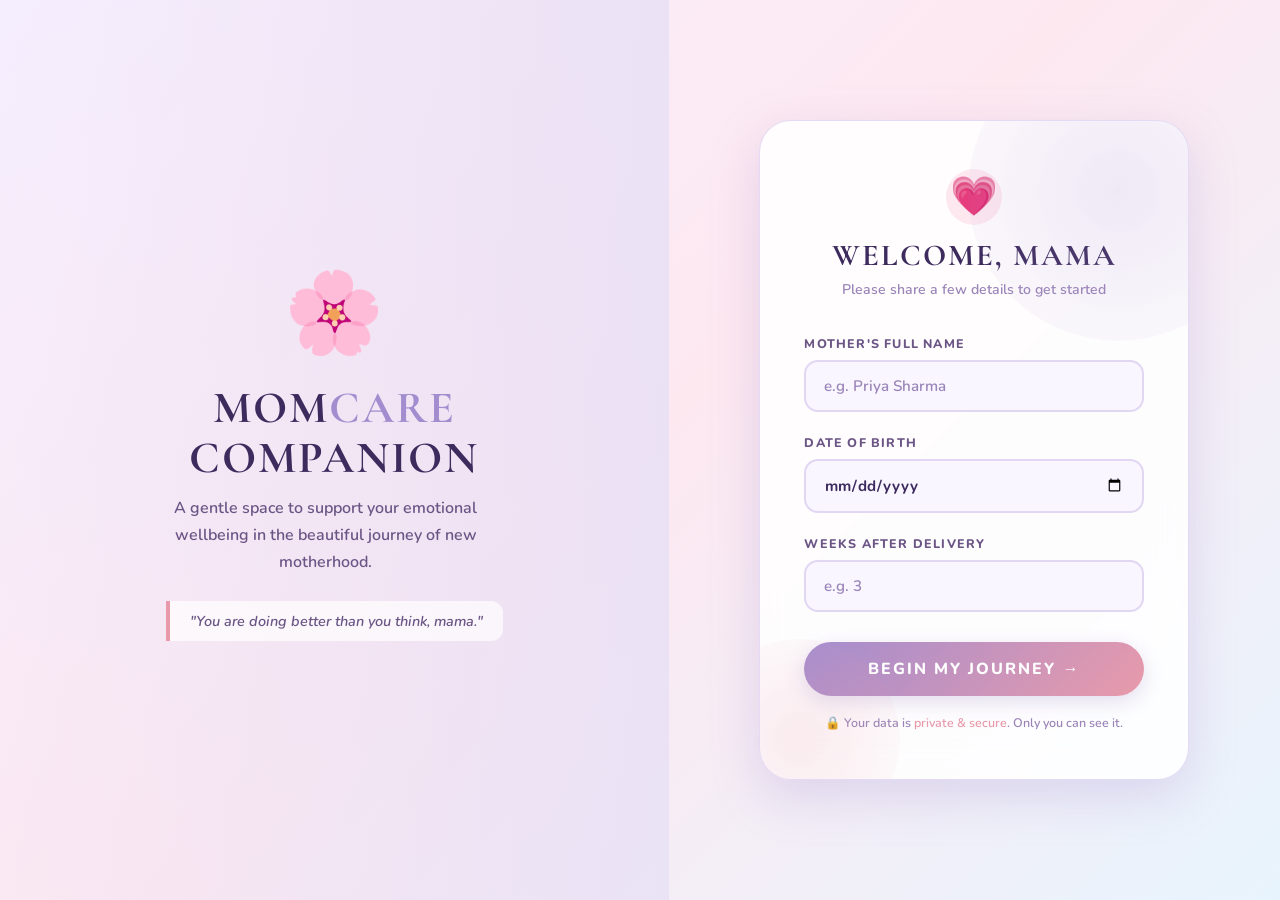
<file: index.html>
<!DOCTYPE html>
<html lang="en">
<head>
<meta charset="UTF-8"/>
<meta name="viewport" content="width=device-width, initial-scale=1.0"/>
<title>MomCare — Login</title>
<link rel="stylesheet" href="style.css"/>
<link rel="preconnect" href="https://fonts.googleapis.com"/>
<link href="https://fonts.googleapis.com/css2?family=Cormorant+Garamond:wght@400;600;700&family=Nunito:wght@400;600;700;800&display=swap" rel="stylesheet"/>
<style>
  :root {
    --lavender: #e8e0f5; --lavender-mid: #c9b8e8; --lavender-deep: #a48dcf;
    --rose: #f5c6d0; --rose-deep: #e89aaa; --blush: #fde8f0;
    --white: #ffffff; --text-dark: #3d2b5e; --text-mid: #6b5585; --text-light: #9b85b8;
    --shadow: rgba(164,141,207,0.25); --shadow-deep: rgba(100,70,160,0.18);
  }
  body { overflow: hidden; font-family: 'Nunito', sans-serif; }
  h1,h2,h3 { font-family: 'Cormorant Garamond', serif; text-transform: uppercase; letter-spacing: 2px; font-weight: 700; }
  .btn-primary {
    background: linear-gradient(135deg, var(--lavender-deep), var(--rose-deep));
    color: white; border: none; border-radius: 50px;
    font-family: 'Nunito', sans-serif; font-weight: 800;
    letter-spacing: 1px; text-transform: uppercase; cursor: pointer;
    box-shadow: 0 6px 20px var(--shadow-deep); transition: all 0.3s ease;
  }
  .btn-primary:hover { transform: translateY(-3px); box-shadow: 0 10px 28px var(--shadow-deep); }

  /* ── FULL LAYOUT ── */
  .page-wrap {
    display: flex;
    height: 100vh;
    width: 100vw;
    position: relative;
    background: linear-gradient(135deg, #f7f0ff 0%, #fde8f0 50%, #e8f4fd 100%);
  }

  /* ── LEFT — faded illustration panel ── */
  .left-panel {
    flex: 1.1;
    position: relative;
    display: flex;
    align-items: center;
    justify-content: center;
    overflow: hidden;
  }
  .left-panel::before {
    content: '';
    position: absolute;
    inset: 0;
    background: url('https://images.unsplash.com/photo-1555252333-9f8e92e65df9?w=800&q=80') center/cover no-repeat;
    opacity: 0.22;
    filter: saturate(0.6) blur(1px);
  }
  .left-panel::after {
    content: '';
    position: absolute;
    inset: 0;
    background: linear-gradient(90deg, rgba(232,224,245,0.1) 0%, rgba(232,224,245,0.85) 100%);
  }
  .left-brand {
    position: relative;
    z-index: 2;
    text-align: center;
    padding: 40px;
  }
  .left-brand .logo-icon {
    font-size: 5rem;
    margin-bottom: 16px;
    animation: float 3s ease-in-out infinite;
    display: block;
  }
  .left-brand h1 {
    font-size: 2.8rem;
    color: var(--text-dark);
    line-height: 1.1;
    margin-bottom: 12px;
  }
  .left-brand h1 span { color: var(--lavender-deep); }
  .left-brand p {
    color: var(--text-mid);
    font-size: 1rem;
    font-weight: 600;
    max-width: 320px;
    line-height: 1.7;
  }
  .quote-tag {
    display: inline-block;
    margin-top: 24px;
    background: rgba(255,255,255,0.7);
    border-left: 4px solid var(--rose-deep);
    padding: 10px 20px;
    border-radius: 0 12px 12px 0;
    font-style: italic;
    color: var(--text-mid);
    font-size: 0.9rem;
    font-weight: 600;
  }

  /* ── RIGHT — login card ── */
  .right-panel {
    flex: 0.9;
    display: flex;
    align-items: center;
    justify-content: center;
    padding: 32px;
    position: relative;
    z-index: 2;
  }
  .login-card {
    background: rgba(255,255,255,0.88);
    backdrop-filter: blur(18px);
    border-radius: 32px;
    box-shadow: 0 16px 48px rgba(164,141,207,0.28);
    border: 1.5px solid rgba(201,184,232,0.5);
    padding: 48px 44px;
    width: 100%;
    max-width: 430px;
  }
  .login-card .card-head {
    text-align: center;
    margin-bottom: 36px;
  }
  .login-card .card-head .heart-icon {
    font-size: 2.4rem;
    display: block;
    margin-bottom: 8px;
    animation: pulseRing 2s infinite;
    border-radius: 50%;
    width: 56px;
    height: 56px;
    background: var(--blush);
    line-height: 56px;
    margin: 0 auto 12px;
  }
  .login-card .card-head h2 {
    font-size: 1.9rem;
    color: var(--text-dark);
    margin-bottom: 6px;
  }
  .login-card .card-head p {
    color: var(--text-light);
    font-size: 0.88rem;
    font-weight: 600;
  }

  /* form */
  .form-group {
    margin-bottom: 22px;
  }
  .form-group label {
    display: block;
    font-weight: 800;
    font-size: 0.78rem;
    text-transform: uppercase;
    letter-spacing: 1.2px;
    color: var(--text-mid);
    margin-bottom: 8px;
  }
  .form-group input {
    width: 100%;
    padding: 14px 18px;
    border: 2px solid rgba(201,184,232,0.5);
    border-radius: 14px;
    background: rgba(248,244,255,0.8);
    font-family: 'Nunito', sans-serif;
    font-size: 0.95rem;
    font-weight: 700;
    color: var(--text-dark);
    outline: none;
    transition: all 0.3s;
  }
  .form-group input:focus {
    border-color: var(--lavender-deep);
    background: white;
    box-shadow: 0 0 0 4px rgba(164,141,207,0.12);
  }
  .form-group input::placeholder { color: var(--text-light); font-weight: 600; }

  .submit-btn {
    width: 100%;
    padding: 16px;
    margin-top: 8px;
    font-size: 1rem;
    letter-spacing: 2px;
  }

  .privacy-note {
    text-align: center;
    margin-top: 18px;
    font-size: 0.78rem;
    color: var(--text-light);
    font-weight: 600;
  }
  .privacy-note span { color: var(--rose-deep); }

  /* decorative circles */
  .deco-circle {
    position: absolute;
    border-radius: 50%;
    pointer-events: none;
    opacity: 0.18;
  }
  .deco-circle.c1 {
    width: 300px; height: 300px;
    background: radial-gradient(circle, var(--lavender-deep), transparent);
    top: -80px; right: -80px;
  }
  .deco-circle.c2 {
    width: 200px; height: 200px;
    background: radial-gradient(circle, var(--rose-deep), transparent);
    bottom: -60px; left: -60px;
  }

  /* ── KEYFRAMES (self-contained) ── */
  @keyframes float {
    0%,100% { transform: translateY(0); }
    50%      { transform: translateY(-10px); }
  }
  @keyframes pulseRing {
    0%   { box-shadow: 0 0 0 0 rgba(164,141,207,0.5); }
    70%  { box-shadow: 0 0 0 16px rgba(164,141,207,0); }
    100% { box-shadow: 0 0 0 0 rgba(164,141,207,0); }
  }
  @keyframes petalFall {
    0%   { transform: translateY(-40px) rotate(0deg); opacity: 0.4; }
    100% { transform: translateY(110vh) rotate(360deg); opacity: 0; }
  }
  #petals { position: fixed; inset: 0; pointer-events: none; z-index: 0; }
  .petal {
    position: fixed;
    border-radius: 50% 0 50% 0;
    opacity: 0.35;
    animation: petalFall linear infinite;
    pointer-events: none;
  }
  .page-wrap { position: relative; z-index: 1; }
</style>
</head>
<body>

<!-- floating petals -->
<div id="petals"></div>

<div class="page-wrap">

  <!-- LEFT PANEL -->
  <div class="left-panel">
    <div class="left-brand">
      <span class="logo-icon">🌸</span>
      <h1>Mom<span>Care</span><br/>Companion</h1>
      <p>A gentle space to support your emotional wellbeing in the beautiful journey of new motherhood.</p>
      <div class="quote-tag">"You are doing better than you think, mama."</div>
    </div>
  </div>

  <!-- RIGHT PANEL -->
  <div class="right-panel">
    <div class="login-card" style="position:relative;overflow:hidden;">
      <div class="deco-circle c1"></div>
      <div class="deco-circle c2"></div>

      <div class="card-head">
        <div class="heart-icon">💗</div>
        <h2>Welcome, Mama</h2>
        <p>Please share a few details to get started</p>
      </div>

      <form id="loginForm" onsubmit="handleLogin(event)">
        <div class="form-group">
          <label>Mother's Full Name</label>
          <input type="text" id="motherName" placeholder="e.g. Priya Sharma" required/>
        </div>
        <div class="form-group">
          <label>Date of Birth</label>
          <input type="date" id="dob" required/>
        </div>
        <div class="form-group">
          <label>Weeks After Delivery</label>
          <input type="number" id="weeksAfter" placeholder="e.g. 3" min="1" max="52" required/>
        </div>
        <button type="submit" class="btn-primary submit-btn">Begin My Journey →</button>
      </form>

      <div class="privacy-note">🔒 Your data is <span>private & secure</span>. Only you can see it.</div>
    </div>
  </div>

</div>

<script>
// Petals
const petalColors = ['#e0c8f5','#f5c6d0','#c8e0f5','#f5e0c8'];
const container = document.getElementById('petals');
for (let i = 0; i < 18; i++) {
  const p = document.createElement('div');
  p.className = 'petal';
  p.style.cssText = `
    left:${Math.random()*100}vw;
    background:${petalColors[Math.floor(Math.random()*petalColors.length)]};
    width:${8+Math.random()*8}px;
    height:${12+Math.random()*10}px;
    animation-duration:${6+Math.random()*8}s;
    animation-delay:${Math.random()*6}s;
    border-radius:${Math.random()>0.5?'50% 0 50% 0':'0 50% 0 50%'};
  `;
  container.appendChild(p);
}

function handleLogin(e) {
  e.preventDefault();
  const name = document.getElementById('motherName').value.trim();
  const dob = document.getElementById('dob').value;
  const weeks = document.getElementById('weeksAfter').value;
  if (!name || !dob || !weeks) return;
  localStorage.setItem('mom_name', name);
  localStorage.setItem('mom_dob', dob);
  localStorage.setItem('mom_weeks', weeks);
  window.location.href = 'screening.html';
}
</script>
</body>
</html>
</file>
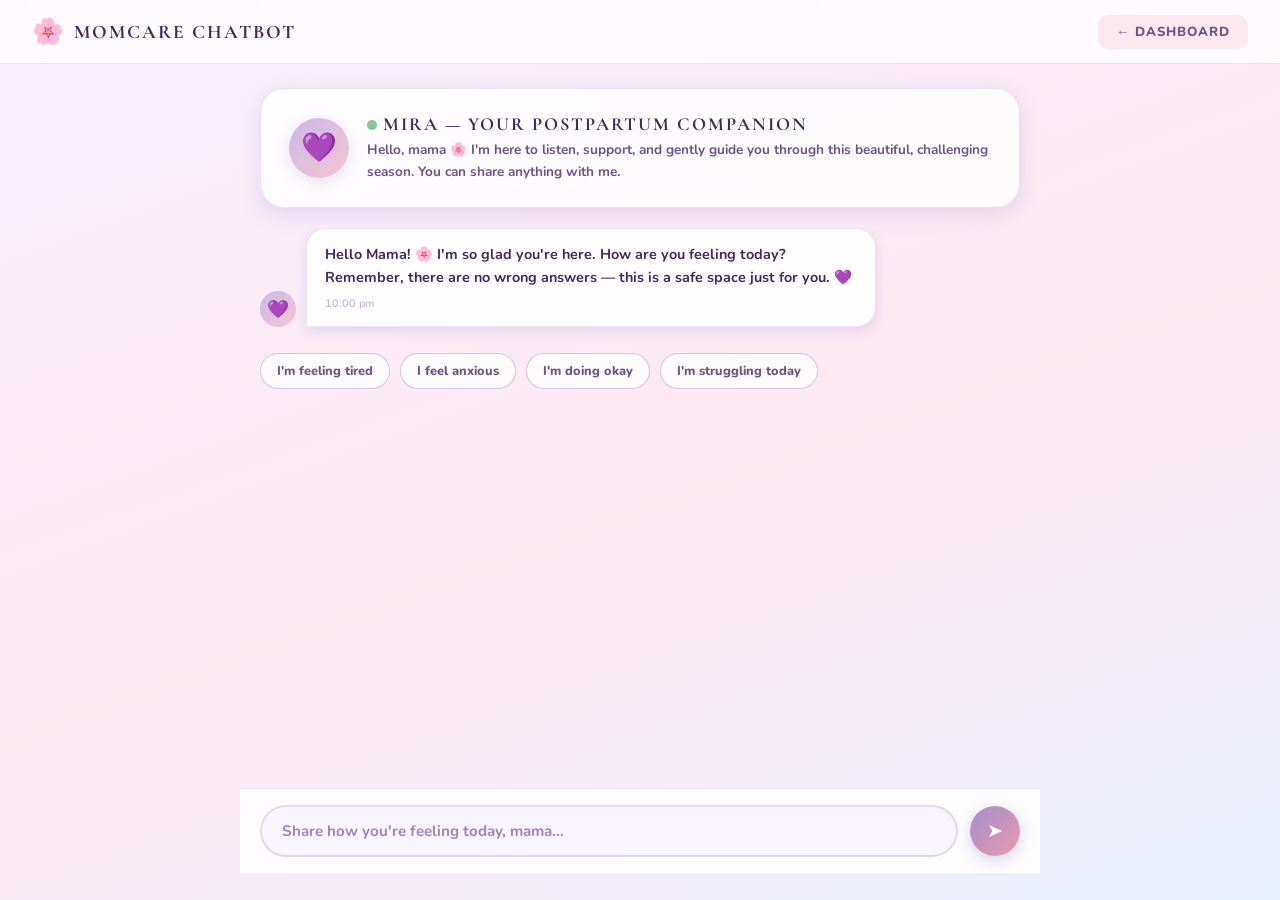
<file: chatbot.html>
<!DOCTYPE html>
<html lang="en">
<head>
<meta charset="UTF-8"/>
<meta name="viewport" content="width=device-width, initial-scale=1.0"/>
<title>MomCare — Chatbot</title>
<link rel="stylesheet" href="style.css"/>
<style>
body {
  background:linear-gradient(160deg,#f7f0ff 0%,#fde8f0 55%,#e8f0fd 100%);
  min-height:100vh; display:flex; flex-direction:column; padding:0;
}

/* NAV */
.top-nav {
  background:rgba(255,255,255,0.75); backdrop-filter:blur(18px);
  border-bottom:1.5px solid rgba(201,184,232,0.35);
  display:flex; align-items:center; justify-content:space-between;
  padding:14px 32px; flex-shrink:0;
}
.nav-brand { display:flex; align-items:center; gap:10px; }
.nav-brand .logo { font-size:1.6rem; }
.nav-brand h2 { font-size:1.2rem; color:var(--text-dark); letter-spacing:2px; }
.nav-back {
  padding:8px 18px; border-radius:10px; border:none;
  background:var(--blush); font-family:'Nunito',sans-serif;
  font-size:0.82rem; font-weight:800; color:var(--text-mid); cursor:pointer;
  letter-spacing:1px; text-transform:uppercase; transition:all 0.25s;
}
.nav-back:hover { background:var(--lavender-mid); color:white; }

/* CHAT LAYOUT */
.chat-wrap {
  flex:1; display:flex; flex-direction:column; max-width:800px;
  width:100%; margin:0 auto; padding:24px 20px 0;
}

/* BOT INTRO */
.bot-intro {
  background:rgba(255,255,255,0.8); backdrop-filter:blur(12px);
  border-radius:24px; padding:24px 28px; margin-bottom:20px;
  border:1.5px solid rgba(201,184,232,0.4);
  box-shadow:0 6px 20px var(--shadow); display:flex; gap:18px; align-items:center;
}
.bot-avatar {
  width:60px; height:60px; border-radius:50%;
  background:linear-gradient(135deg,var(--lavender-mid),var(--rose));
  display:flex; align-items:center; justify-content:center; font-size:1.8rem;
  box-shadow:0 4px 14px var(--shadow); flex-shrink:0;
  animation:float 3.5s ease-in-out infinite;
}
.bot-intro-text h3 { font-size:1.15rem; color:var(--text-dark); margin-bottom:4px; }
.bot-intro-text p { font-size:0.85rem; font-weight:700; color:var(--text-mid); line-height:1.6; }
.online-dot {
  width:10px; height:10px; border-radius:50%; background:#82c99a;
  display:inline-block; margin-right:6px; animation:pulseRing 2s infinite;
}

/* MESSAGES AREA */
.messages-area {
  flex:1; overflow-y:auto; padding-bottom:16px;
  display:flex; flex-direction:column; gap:16px;
  max-height:calc(100vh - 340px); min-height:300px;
}

/* MESSAGE BUBBLES */
.msg { display:flex; gap:10px; align-items:flex-end; }
.msg.user { flex-direction:row-reverse; }

.bubble-avatar {
  width:36px; height:36px; border-radius:50%; flex-shrink:0;
  display:flex; align-items:center; justify-content:center; font-size:1.1rem;
}
.msg.bot .bubble-avatar { background:linear-gradient(135deg,var(--lavender-mid),var(--rose)); }
.msg.user .bubble-avatar { background:linear-gradient(135deg,var(--rose-deep),var(--lavender-deep)); }

.bubble {
  max-width:75%; padding:14px 18px; border-radius:20px;
  font-size:0.9rem; font-weight:700; line-height:1.6; position:relative;
}
.msg.bot .bubble {
  background:rgba(255,255,255,0.9); color:var(--text-dark);
  border:1.5px solid rgba(201,184,232,0.4);
  border-bottom-left-radius:4px;
  box-shadow:0 4px 12px var(--shadow);
}
.msg.user .bubble {
  background:linear-gradient(135deg,var(--lavender-deep),var(--rose-deep));
  color:white; border-bottom-right-radius:4px;
  box-shadow:0 4px 14px rgba(164,141,207,0.35);
}

.bubble-time {
  font-size:0.68rem; font-weight:600; opacity:0.6; margin-top:6px;
  display:block; text-align:right;
}
.msg.bot .bubble-time { text-align:left; color:var(--text-light); }

/* TYPING INDICATOR */
.typing-indicator { display:flex; gap:5px; align-items:center; padding:14px 18px; }
.typing-dot { width:8px; height:8px; border-radius:50%; background:var(--lavender-mid); animation:typingBounce 1s infinite; }
.typing-dot:nth-child(2) { animation-delay:0.15s; }
.typing-dot:nth-child(3) { animation-delay:0.3s; }
@keyframes typingBounce { 0%,80%,100%{transform:scale(0.8);opacity:0.5} 40%{transform:scale(1.2);opacity:1} }

/* QUICK REPLIES */
.quick-replies {
  display:flex; gap:10px; flex-wrap:wrap; padding:10px 0;
}
.qr-btn {
  padding:8px 16px; border-radius:50px; border:1.5px solid rgba(164,141,207,0.5);
  background:rgba(255,255,255,0.8); font-family:'Nunito',sans-serif;
  font-size:0.8rem; font-weight:800; color:var(--text-mid); cursor:pointer;
  transition:all 0.25s;
}
.qr-btn:hover { background:var(--lavender-deep); color:white; border-color:transparent; }

/* INPUT AREA */
.input-area {
  background:rgba(255,255,255,0.85); backdrop-filter:blur(16px);
  border-top:1.5px solid rgba(201,184,232,0.35);
  padding:16px 20px; margin:0 -20px;
  display:flex; gap:12px; align-items:center;
  position:sticky; bottom:0;
}
.chat-input {
  flex:1; padding:14px 20px; border-radius:50px;
  border:2px solid rgba(201,184,232,0.5); background:rgba(248,244,255,0.9);
  font-family:'Nunito',sans-serif; font-size:0.95rem; font-weight:700;
  color:var(--text-dark); outline:none; transition:all 0.3s;
}
.chat-input:focus { border-color:var(--lavender-deep); background:white; box-shadow:0 0 0 4px rgba(164,141,207,0.1); }
.chat-input::placeholder { color:var(--text-light); }

.send-btn {
  width:50px; height:50px; border-radius:50%; border:none;
  background:linear-gradient(135deg,var(--lavender-deep),var(--rose-deep));
  color:white; font-size:1.2rem; cursor:pointer;
  box-shadow:0 4px 16px rgba(164,141,207,0.4); transition:all 0.3s;
  display:flex; align-items:center; justify-content:center; flex-shrink:0;
}
.send-btn:hover { transform:scale(1.08); box-shadow:0 6px 20px rgba(164,141,207,0.5); }
.send-btn:disabled { opacity:0.5; cursor:not-allowed; }

#petals { position:fixed; inset:0; pointer-events:none; z-index:0; }
.chat-wrap, .top-nav { position:relative; z-index:1; }
</style>
</head>
<body>
<div id="petals"></div>

<nav class="top-nav">
  <div class="nav-brand">
    <span class="logo">🌸</span>
    <h2>MomCare Chatbot</h2>
  </div>
  <button class="nav-back" onclick="window.location.href='dashboard.html'">← Dashboard</button>
</nav>

<div class="chat-wrap">
  <!-- Bot intro -->
  <div class="bot-intro">
    <div class="bot-avatar">💜</div>
    <div class="bot-intro-text">
      <h3><span class="online-dot"></span>Mira — Your Postpartum Companion</h3>
      <p>Hello, mama 🌸 I'm here to listen, support, and gently guide you through this beautiful, challenging season. You can share anything with me.</p>
    </div>
  </div>

  <!-- Messages -->
  <div class="messages-area" id="messagesArea"></div>

  <!-- Input -->
  <div class="input-area">
    <input class="chat-input" id="chatInput" placeholder="Share how you're feeling today, mama..." onkeydown="if(event.key==='Enter')sendMessage()"/>
    <button class="send-btn" id="sendBtn" onclick="sendMessage()">➤</button>
  </div>
</div>

<script>
// Petals
const petalColors=['#e0c8f5','#f5c6d0','#c8e0f5','#f5e0c8'];
const pc=document.getElementById('petals');
for(let i=0;i<12;i++){const p=document.createElement('div');p.className='petal';p.style.cssText=`left:${Math.random()*100}vw;background:${petalColors[Math.floor(Math.random()*petalColors.length)]};width:${8+Math.random()*8}px;height:${12+Math.random()*10}px;animation-duration:${7+Math.random()*9}s;animation-delay:${Math.random()*8}s;`;pc.appendChild(p);}

const name = localStorage.getItem('mom_name') || 'Mama';
const score = localStorage.getItem('q_score');
const messagesArea = document.getElementById('messagesArea');
let conversationHistory = [];
let isLoading = false;

// System prompt
const systemPrompt = `You are Mira, a warm, empathetic postpartum support companion for new mothers. You speak with gentleness, care, and deep understanding. 

The mother's name is ${name}. ${score ? `Her wellbeing questionnaire score was ${score}/15 (${parseInt(score)>=11?'Low':parseInt(score)>=6?'Moderate':'High'} risk).` : ''}

Guidelines:
- Always address her as ${name} or "mama" warmly
- Be supportive, never clinical or cold
- Validate her feelings without dismissing them
- Offer gentle practical tips when appropriate
- If she shows signs of serious distress, compassionately encourage professional support
- Keep responses conversational, warm, and not too long
- Use occasional soft emojis (💜 🌸 ✨) naturally
- Ask one follow-up question at the end of your responses to keep the conversation flowing
- NEVER give medical diagnoses or replace professional care`;

// Initial greeting
setTimeout(() => {
  addMessage('bot', `Hello ${name}! 🌸 I'm so glad you're here. How are you feeling today? Remember, there are no wrong answers — this is a safe space just for you. 💜`);
  showQuickReplies(['I\'m feeling tired', 'I feel anxious', 'I\'m doing okay', 'I\'m struggling today']);
}, 600);

function addMessage(role, text) {
  const msg = document.createElement('div');
  msg.className = `msg ${role}`;
  const time = new Date().toLocaleTimeString('en-IN', {hour:'2-digit',minute:'2-digit'});
  msg.innerHTML = `
    <div class="bubble-avatar">${role==='bot'?'💜':'🤱'}</div>
    <div class="bubble">${text.replace(/\n/g,'<br>')}<span class="bubble-time">${time}</span></div>
  `;
  messagesArea.appendChild(msg);
  messagesArea.scrollTop = messagesArea.scrollHeight;
}

function showQuickReplies(options) {
  const qr = document.createElement('div');
  qr.className = 'quick-replies';
  options.forEach(opt => {
    const btn = document.createElement('button');
    btn.className = 'qr-btn';
    btn.textContent = opt;
    btn.onclick = () => { qr.remove(); sendMessageText(opt); };
    qr.appendChild(btn);
  });
  messagesArea.appendChild(qr);
  messagesArea.scrollTop = messagesArea.scrollHeight;
}

function showTyping() {
  const t = document.createElement('div');
  t.className = 'msg bot'; t.id = 'typingMsg';
  t.innerHTML = `<div class="bubble-avatar">💜</div><div class="bubble"><div class="typing-indicator"><div class="typing-dot"></div><div class="typing-dot"></div><div class="typing-dot"></div></div></div>`;
  messagesArea.appendChild(t);
  messagesArea.scrollTop = messagesArea.scrollHeight;
}

function removeTyping() {
  const t = document.getElementById('typingMsg');
  if (t) t.remove();
}

async function sendMessage() {
  const input = document.getElementById('chatInput');
  const text = input.value.trim();
  if (!text || isLoading) return;
  input.value = '';
  await sendMessageText(text);
}

async function sendMessageText(text) {
  if (isLoading) return;
  addMessage('user', text);
  conversationHistory.push({ role: 'user', content: text });

  isLoading = true;
  document.getElementById('sendBtn').disabled = true;
  showTyping();

  try {
    const response = await fetch('https://api.anthropic.com/v1/messages', {
      method: 'POST',
      headers: { 'Content-Type': 'application/json' },
      body: JSON.stringify({
        model: 'claude-sonnet-4-20250514',
        max_tokens: 1000,
        system: systemPrompt,
        messages: conversationHistory
      })
    });

    const data = await response.json();
    removeTyping();

    const reply = data.content && data.content[0] ? data.content[0].text : "I'm here with you, mama. Could you tell me a little more about how you're feeling? 💜";
    conversationHistory.push({ role: 'assistant', content: reply });
    addMessage('bot', reply);

    // Context-aware quick replies
    const lower = text.toLowerCase();
    if (lower.includes('tired') || lower.includes('sleep')) {
      showQuickReplies(['Tips for rest?', 'My baby won\'t sleep', 'I feel exhausted all day']);
    } else if (lower.includes('anxi') || lower.includes('worry') || lower.includes('scare')) {
      showQuickReplies(['Tell me more', 'Breathing exercises?', 'I need professional help']);
    } else if (lower.includes('sad') || lower.includes('cry') || lower.includes('depress')) {
      showQuickReplies(['I feel alone', 'Support resources', 'I need to talk more']);
    } else if (lower.includes('baby')) {
      showQuickReplies(['Bonding tips?', 'I feel disconnected', 'My baby is doing great!']);
    }

  } catch (err) {
    removeTyping();
    addMessage('bot', `I'm here with you, ${name}. 💜 It seems there was a connection issue — please try again. Remember, I'm always here for you.`);
  }

  isLoading = false;
  document.getElementById('sendBtn').disabled = false;
}
</script>
</body>
</html>
</file>
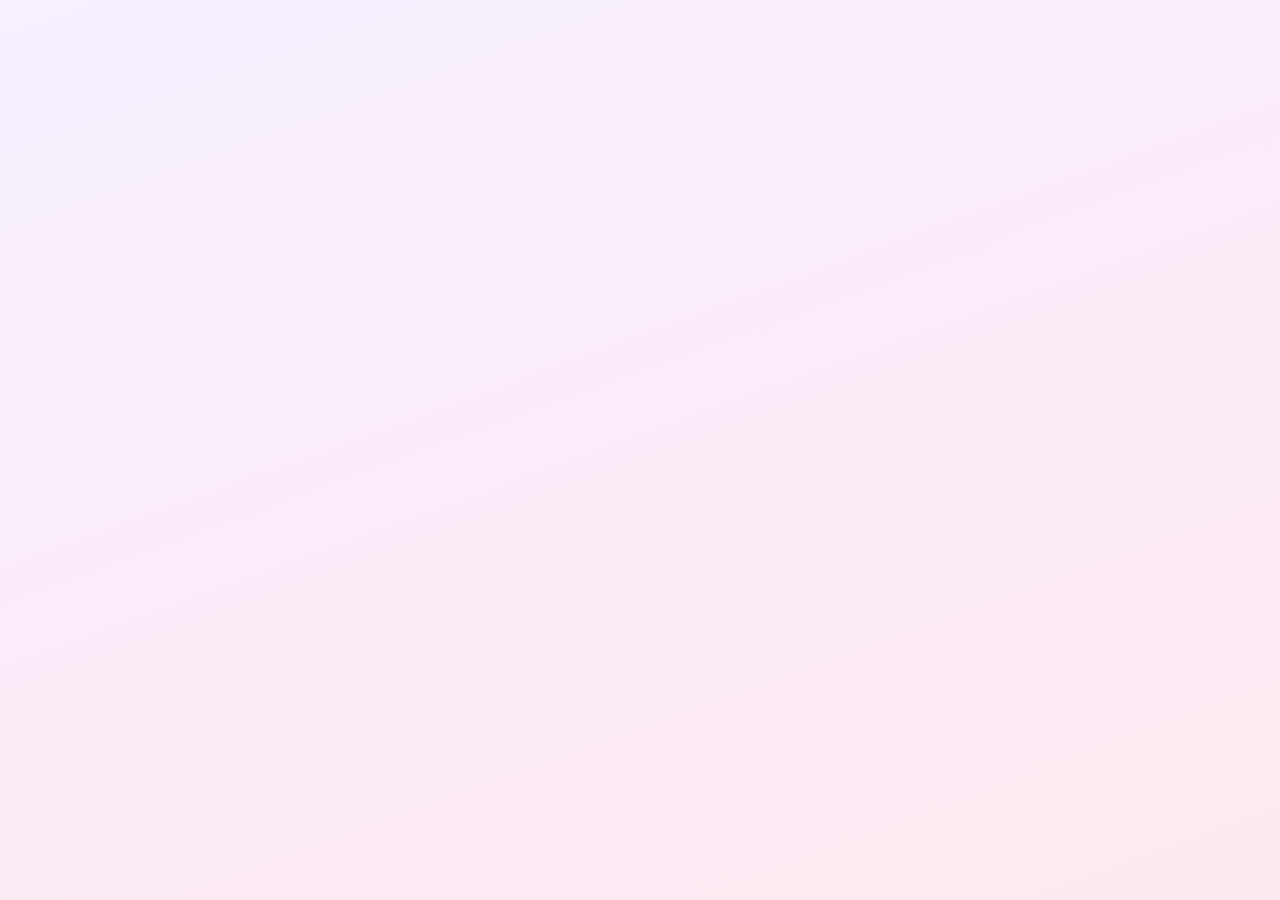
<file: screening.html>
<!DOCTYPE html>
<html lang="en">
<head>
<meta charset="UTF-8"/>
<meta name="viewport" content="width=device-width, initial-scale=1.0"/>
<title>MomCare — Screening</title>
<link rel="preconnect" href="https://fonts.googleapis.com"/>
<link href="https://fonts.googleapis.com/css2?family=Cormorant+Garamond:wght@400;600;700&family=Nunito:wght@400;600;700;800&display=swap" rel="stylesheet"/>
<style>
:root {
  --lavender:#e8e0f5; --lavender-mid:#c9b8e8; --lavender-deep:#a48dcf;
  --rose:#f5c6d0; --rose-deep:#e89aaa; --blush:#fde8f0;
  --text-dark:#3d2b5e; --text-mid:#6b5585; --text-light:#9b85b8;
  --shadow:rgba(164,141,207,0.25); --shadow-deep:rgba(100,70,160,0.18);
}
*  { box-sizing:border-box; margin:0; padding:0; }
body { font-family:'Nunito',sans-serif; background:linear-gradient(160deg,#f7f0ff 0%,#fde8f0 60%,#e8f0fd 100%); min-height:100vh; }
h1,h2,h3 { font-family:'Cormorant Garamond',serif; text-transform:uppercase; letter-spacing:2px; font-weight:700; }

.btn-primary {
  background:linear-gradient(135deg,var(--lavender-deep),var(--rose-deep));
  color:white; border:none; border-radius:50px;
  font-family:'Nunito',sans-serif; font-weight:800;
  letter-spacing:1px; text-transform:uppercase; cursor:pointer;
  box-shadow:0 6px 20px var(--shadow-deep); transition:all 0.3s ease;
}
.btn-primary:hover { transform:translateY(-3px); box-shadow:0 10px 28px var(--shadow-deep); }

/* KEYFRAMES */
@keyframes petalFall  { 0%{transform:translateY(-40px) rotate(0deg);opacity:0.4} 100%{transform:translateY(110vh) rotate(360deg);opacity:0} }
@keyframes float      { 0%,100%{transform:translateY(0)} 50%{transform:translateY(-10px)} }
@keyframes pulseRing  { 0%{box-shadow:0 0 0 0 rgba(164,141,207,0.5)} 70%{box-shadow:0 0 0 16px rgba(164,141,207,0)} 100%{box-shadow:0 0 0 0 rgba(164,141,207,0)} }
@keyframes balloonRise{ 0%{transform:translateY(80px);opacity:0} 30%{opacity:1} 70%{transform:translateY(-20px);opacity:1} 100%{transform:translateY(-120px);opacity:0} }
@keyframes babyJump   { 0%{transform:translateY(0)} 100%{transform:translateY(-8px)} }
@keyframes waveAnim   { 0%{height:6px} 100%{height:32px} }

/* PETALS */
#petals { position:fixed; inset:0; pointer-events:none; z-index:0; }
.petal  { position:fixed; opacity:0.35; pointer-events:none; animation:petalFall linear infinite; }

/* WELCOME */
#welcomeScreen {
  position:fixed; inset:0; z-index:100;
  background:linear-gradient(160deg,#f7f0ff,#fde8f0);
  display:flex; flex-direction:column; align-items:center; justify-content:center;
  transition:opacity 0.8s ease;
}
#welcomeScreen.hide { opacity:0; pointer-events:none; }
.balloon-wrap { display:flex; flex-direction:column; align-items:center; animation:balloonRise 3.2s cubic-bezier(0.25,0.46,0.45,0.94) forwards; }
.balloon-emoji { font-size:5rem; filter:drop-shadow(0 8px 16px rgba(164,141,207,0.4)); }
.balloon-string { width:2px; height:60px; background:linear-gradient(to bottom,var(--lavender-deep),transparent); margin:0 auto; }
.welcome-text { font-family:'Cormorant Garamond',serif; font-size:2.6rem; font-weight:700; color:var(--text-dark); text-align:center; letter-spacing:3px; text-transform:uppercase; margin-top:20px; line-height:1.2; }
.welcome-text span { color:var(--lavender-deep); }
.welcome-sub { font-size:1rem; color:var(--text-light); font-weight:700; margin-top:8px; }

/* MAIN */
#mainContent { display:none; padding:40px 20px; max-width:900px; margin:0 auto; position:relative; z-index:1; }
#mainContent.show { display:block; }
.page-header { text-align:center; margin-bottom:40px; }
.page-header h2 { font-size:2rem; color:var(--text-dark); margin-bottom:8px; }
.page-header p  { color:var(--text-mid); font-weight:700; font-size:0.92rem; }

/* GIRL + DAYS */
.mic-girl-section { display:flex; align-items:center; justify-content:center; gap:28px; margin-bottom:40px; flex-wrap:wrap; }
.girl-figure { display:flex; flex-direction:column; align-items:center; }
.girl-svg { width:100px; height:130px; filter:drop-shadow(0 6px 18px rgba(164,141,207,0.3)); animation:float 3.5s ease-in-out infinite; }

/* DAY TRACK */
.days-track { display:flex; align-items:center; justify-content:center; gap:0; flex-wrap:nowrap; overflow-x:auto; padding-bottom:20px; }
.day-connector { width:48px; height:3px; background:linear-gradient(90deg,var(--lavender-mid),var(--rose)); flex-shrink:0; }
.day-node { display:flex; flex-direction:column; align-items:center; cursor:pointer; flex-shrink:0; }
.day-bubble { width:80px; height:80px; border-radius:50%; display:flex; align-items:center; justify-content:center; flex-direction:column; font-size:1.6rem; font-weight:800; background:rgba(255,255,255,0.8); border:3px solid var(--lavender-mid); box-shadow:0 6px 20px var(--shadow); transition:all 0.3s; overflow:visible; }
.day-bubble:hover { transform:scale(1.08); }
.day-bubble.active    { border-color:var(--lavender-deep); background:var(--blush); animation:pulseRing 2s infinite; }
.day-bubble.completed { border-color:#82c99a; background:linear-gradient(135deg,#d4f0e8,#a8e6c0); }
.day-bubble.locked    { opacity:0.45; cursor:not-allowed; filter:grayscale(0.5); }
.day-label { font-size:0.72rem; font-weight:800; letter-spacing:1px; text-transform:uppercase; color:var(--text-mid); margin-top:8px; }
.baby-completed { font-size:1.4rem; animation:babyJump 0.6s ease infinite alternate; }
.baby-womb      { font-size:1.4rem; opacity:0.7; }

/* RECORD PANEL */
.record-panel { background:rgba(255,255,255,0.85); backdrop-filter:blur(14px); border-radius:28px; border:1.5px solid rgba(201,184,232,0.4); box-shadow:0 8px 32px var(--shadow); padding:36px; margin:30px auto; max-width:600px; text-align:center; }
.record-panel h3 { font-size:1.6rem; color:var(--text-dark); margin-bottom:8px; }
.day-sub { color:var(--text-light); font-weight:700; font-size:0.88rem; margin-bottom:28px; }
.mic-btn { width:90px; height:90px; border-radius:50%; background:linear-gradient(135deg,var(--lavender-deep),var(--rose-deep)); border:none; cursor:pointer; font-size:2.4rem; box-shadow:0 8px 24px rgba(164,141,207,0.45); transition:all 0.3s; margin-bottom:16px; display:inline-flex; align-items:center; justify-content:center; }
.mic-btn:hover { transform:scale(1.1); }
.mic-btn.recording { animation:pulseRing 1s infinite; background:linear-gradient(135deg,#e85a7a,#c74466); }
.recording-status { font-size:0.88rem; font-weight:800; letter-spacing:1px; text-transform:uppercase; color:var(--text-mid); margin-bottom:24px; min-height:20px; }
.waveform { display:flex; align-items:center; justify-content:center; gap:4px; height:40px; margin:0 auto 24px; visibility:hidden; }
.waveform.active { visibility:visible; }
.wave-bar { width:4px; border-radius:10px; background:linear-gradient(to top,var(--lavender-deep),var(--rose-deep)); animation:waveAnim 0.8s ease-in-out infinite alternate; }
.timer-display { font-family:'Cormorant Garamond',serif; font-size:2rem; font-weight:700; color:var(--text-dark); margin-bottom:20px; min-height:40px; }
.complete-day-btn      { display:none; margin:0 auto; padding:14px 40px; }
.complete-day-btn.show { display:block; }

/* QUESTION PAGE */
#questionPage { display:none; max-width:900px; margin:0 auto; padding:40px 20px; position:relative; z-index:1; }
#questionPage.show { display:block; }
.q-header { text-align:center; margin-bottom:36px; }
.q-header h2 { font-size:2rem; color:var(--text-dark); }
.q-header p  { color:var(--text-light); font-weight:700; margin-top:6px; }
.doctor-frame { display:flex; gap:36px; align-items:flex-start; }
.doctor-figure { flex-shrink:0; text-align:center; background:rgba(255,255,255,0.7); border-radius:20px; padding:20px 16px; box-shadow:0 6px 20px var(--shadow); border:2px solid rgba(201,184,232,0.3); position:sticky; top:20px; }
.doctor-emoji { font-size:4.5rem; display:block; margin-bottom:8px; animation:float 3s ease-in-out infinite; }
.doctor-figure p { font-size:0.78rem; font-weight:800; text-transform:uppercase; letter-spacing:1px; color:var(--text-mid); }
.questions-list { flex:1; }
.q-card { background:rgba(255,255,255,0.85); backdrop-filter:blur(10px); border-radius:20px; padding:24px 28px; margin-bottom:20px; box-shadow:0 4px 16px var(--shadow); border:1.5px solid rgba(201,184,232,0.35); }
.q-number { font-size:0.72rem; font-weight:800; text-transform:uppercase; letter-spacing:2px; color:var(--lavender-deep); margin-bottom:8px; }
.q-text   { font-size:1rem; font-weight:800; color:var(--text-dark); margin-bottom:16px; line-height:1.5; }
.options-grid { display:grid; grid-template-columns:1fr 1fr; gap:10px; }
.opt-btn { padding:10px 14px; border-radius:12px; border:2px solid rgba(201,184,232,0.5); background:rgba(248,244,255,0.7); font-family:'Nunito',sans-serif; font-size:0.83rem; font-weight:700; color:var(--text-mid); cursor:pointer; transition:all 0.25s; text-align:center; }
.opt-btn:hover    { background:var(--blush); border-color:var(--rose-deep); color:var(--text-dark); }
.opt-btn.selected { background:linear-gradient(135deg,var(--lavender-deep),var(--rose-deep)); color:white; border-color:transparent; }
.q-submit-btn { display:block; margin:30px auto 0; padding:16px 50px; }
</style>
</head>
<body>

<div id="petals"></div>

<!-- WELCOME BALLOON -->
<div id="welcomeScreen">
  <div class="balloon-wrap">
    <span class="balloon-emoji">🎈</span>
    <div class="balloon-string"></div>
    <div class="welcome-text">Welcome!<br/><span>Let's Begin</span><br/>To Talk</div>
    <div class="welcome-sub">Your voice matters, mama 💜</div>
  </div>
</div>

<!-- VOICE RECORDING (Days 1-5) -->
<div id="mainContent">
  <div class="page-header">
    <h2>🎙️ Voice Journal</h2>
    <p>Record your feelings each day — your words heal</p>
    <button onclick="resetProgress()" style="margin-top:12px;padding:6px 18px;border-radius:50px;border:1.5px solid #c9b8e8;background:rgba(255,255,255,0.7);font-family:'Nunito',sans-serif;font-size:0.75rem;font-weight:800;color:#9b85b8;cursor:pointer;letter-spacing:1px;">↺ Reset Progress</button>
  </div>

  <div class="mic-girl-section">
    <div class="girl-figure">
      <svg class="girl-svg" viewBox="0 0 100 130" fill="none" xmlns="http://www.w3.org/2000/svg">
        <ellipse cx="50" cy="22" rx="20" ry="22" fill="#c8a070"/>
        <ellipse cx="50" cy="28" rx="16" ry="18" fill="#f5d5b0"/>
        <ellipse cx="44" cy="27" rx="2.2" ry="2.5" fill="#3d2b5e"/>
        <ellipse cx="56" cy="27" rx="2.2" ry="2.5" fill="#3d2b5e"/>
        <ellipse cx="42" cy="32" rx="4" ry="2.5" fill="#f5c6d0" opacity="0.7"/>
        <ellipse cx="58" cy="32" rx="4" ry="2.5" fill="#f5c6d0" opacity="0.7"/>
        <path d="M44 35 Q50 40 56 35" stroke="#c47050" stroke-width="1.5" fill="none" stroke-linecap="round"/>
        <path d="M30 50 Q28 90 26 115 H74 Q72 90 70 50 Z" fill="#a48dcf"/>
        <ellipse cx="50" cy="55" rx="18" ry="8" fill="#c9b8e8"/>
        <rect x="45" y="44" width="10" height="8" rx="4" fill="#f5d5b0"/>
        <path d="M30 58 Q14 68 18 82" stroke="#f5d5b0" stroke-width="8" stroke-linecap="round" fill="none"/>
        <rect x="10" y="78" width="12" height="18" rx="6" fill="#3d2b5e"/>
        <ellipse cx="16" cy="78" rx="7" ry="7" fill="#6b5585"/>
        <path d="M70 58 Q84 64 80 76" stroke="#f5d5b0" stroke-width="8" stroke-linecap="round" fill="none"/>
        <rect x="38" y="110" width="10" height="20" rx="5" fill="#a48dcf"/>
        <rect x="52" y="110" width="10" height="20" rx="5" fill="#a48dcf"/>
        <ellipse cx="43" cy="130" rx="8" ry="4" fill="#3d2b5e"/>
        <ellipse cx="57" cy="130" rx="8" ry="4" fill="#3d2b5e"/>
      </svg>
    </div>
    <div class="days-track" id="daysTrack"></div>
  </div>

  <div class="record-panel">
    <h3 id="recordTitle">Day 1 — Voice Journal</h3>
    <p class="day-sub">Speak freely. Share how your day felt, mama.</p>
    <button class="mic-btn" id="micBtn" onclick="toggleRecord()">🎙️</button>
    <div class="waveform" id="waveform">
      <div class="wave-bar" style="animation-delay:0s"></div>
      <div class="wave-bar" style="animation-delay:0.1s"></div>
      <div class="wave-bar" style="animation-delay:0.2s"></div>
      <div class="wave-bar" style="animation-delay:0.3s"></div>
      <div class="wave-bar" style="animation-delay:0.4s"></div>
      <div class="wave-bar" style="animation-delay:0.5s"></div>
      <div class="wave-bar" style="animation-delay:0.6s"></div>
      <div class="wave-bar" style="animation-delay:0.7s"></div>
      <div class="wave-bar" style="animation-delay:0.8s"></div>
    </div>
    <div class="recording-status" id="recStatus">Tap the mic to start recording</div>
    <div class="timer-display" id="timerDisplay"></div>
    <button class="btn-primary complete-day-btn" id="completeDayBtn">✅ Complete Day 1</button>
  </div>
</div>

<!-- QUESTIONNAIRE (Day 6) -->
<div id="questionPage">
  <div class="q-header">
    <h2>Day 6 — Reflection Session</h2>
    <p>Your answers help us understand how you're truly doing 💜</p>
  </div>
  <div class="doctor-frame">
    <div class="doctor-figure">
      <span class="doctor-emoji">👩‍⚕️</span>
      <p>Your Care<br/>Guide</p><br/>
      <div style="font-size:1.4rem">📋</div>
      <div style="font-size:1.4rem;margin-top:4px">✨</div>
      <div style="font-size:1.4rem;margin-top:4px">💜</div>
    </div>
    <div class="questions-list" id="questionsList"></div>
  </div>
  <button class="btn-primary q-submit-btn" onclick="submitQuestionnaire()">View My Results →</button>
</div>

<script>
/* PETALS */
const petalColors = ['#e0c8f5','#f5c6d0','#c8e0f5','#f5e0c8'];
for (let i = 0; i < 14; i++) {
  const p = document.createElement('div');
  p.className = 'petal';
  p.style.cssText = `left:${Math.random()*100}vw;background:${petalColors[i%4]};width:${8+Math.random()*8}px;height:${12+Math.random()*10}px;animation-duration:${7+Math.random()*9}s;animation-delay:${Math.random()*8}s;border-radius:${i%2?'50% 0 50% 0':'0 50% 0 50%'};`;
  document.getElementById('petals').appendChild(p);
}

/* STATE */
// Sanitise stored data — filter out any non-numeric or out-of-range values
let completedDays = (JSON.parse(localStorage.getItem('completed_days') || '[]'))
                      .filter(function(d){ return Number.isInteger(d) && d >= 1 && d <= 5; });

// Always find the FIRST incomplete day (1→5). Never auto-skip to questionnaire.
function getNextIncompleteDay() {
  for (var i = 1; i <= 5; i++) {
    if (!completedDays.includes(i)) return i;
  }
  return 5; // all done — user must click button to proceed
}

let currentDay     = getNextIncompleteDay();
let isRecording    = false;
let timerInterval  = null;
let seconds        = 0;
let mediaRecorder  = null;
let activeStream   = null;   /* store stream separately — MediaRecorder has no .stream property */
let recordedChunks = [];
let answers        = {};

/* WELCOME — always shows Day 1-5 recording page after balloon, never auto-skips */
setTimeout(function() {
  document.getElementById('welcomeScreen').classList.add('hide');
  setTimeout(function() {
    document.getElementById('welcomeScreen').style.display = 'none';
    // ALWAYS show the recording journal — questionnaire only via button click
    document.getElementById('mainContent').classList.add('show');
    renderDays();
    updateRecordPanel();
  }, 900);
}, 3400);

/* RENDER DAYS */
function renderDays() {
  const track = document.getElementById('daysTrack');
  track.innerHTML = '';
  for (let d = 1; d <= 5; d++) {
    if (d > 1) {
      const conn = document.createElement('div');
      conn.className = 'day-connector';
      track.appendChild(conn);
    }
    const isDone   = completedDays.includes(d);
    const isActive = (d === currentDay && !isDone);
    const isLocked = (d > currentDay && !isDone);

    let cls = 'day-bubble';
    if (isDone)        cls += ' completed';
    else if (isActive) cls += ' active';
    else if (isLocked) cls += ' locked';

    const icon = isDone
      ? `<span class="baby-completed">🎉</span><span style="font-size:1.2rem">👶</span>`
      : isLocked
        ? `<span class="baby-womb">🥚</span>`
        : `<span style="font-size:1.6rem">🎙️</span>`;

    const node = document.createElement('div');
    node.className = 'day-node';
    node.innerHTML = `
      <div class="${cls}" ${!isLocked ? 'onclick="selectDay(' + d + ')"' : ''}>
        ${icon}
      </div>
      <div class="day-label">Day ${d}</div>`;
    track.appendChild(node);
  }
}

function selectDay(d) {
  if (d > currentDay || isRecording) return;
  currentDay = d;
  renderDays();
  updateRecordPanel();
}

/* UPDATE PANEL */
function updateRecordPanel() {
  const isDone = completedDays.includes(currentDay);
  const btn    = document.getElementById('completeDayBtn');

  document.getElementById('recordTitle').textContent = `Day ${currentDay} — Voice Journal`;
  document.getElementById('timerDisplay').textContent = '';
  document.getElementById('recStatus').textContent = 'Tap the mic to start recording';
  document.getElementById('micBtn').textContent = '🎙️';
  document.getElementById('micBtn').classList.remove('recording');
  document.getElementById('waveform').classList.remove('active');

  if (isDone) {
    document.getElementById('recStatus').textContent = `Day ${currentDay} already recorded ✅`;
    if (currentDay < 5) {
      btn.textContent = `Go to Day ${currentDay + 1} →`;
      btn.onclick = function() { currentDay++; renderDays(); updateRecordPanel(); };
    } else {
      btn.textContent = '🌸 Done! See Questionnaire';
      btn.onclick = showQuestionnaire;
    }
    btn.classList.add('show');
  } else {
    btn.textContent = `✅ Complete Day ${currentDay}`;
    btn.onclick = completeDay;
    btn.classList.remove('show');
  }
}

/* TOGGLE MIC */
function toggleRecord() {
  if (!isRecording) startRecording();
  else stopRecording();
}

async function startRecording() {
  recordedChunks = [];
  mediaRecorder  = null;
  activeStream   = null;

  try {
    activeStream  = await navigator.mediaDevices.getUserMedia({ audio: true });
    mediaRecorder = new MediaRecorder(activeStream);
    mediaRecorder.ondataavailable = function(e) {
      if (e.data && e.data.size > 0) recordedChunks.push(e.data);
    };
    mediaRecorder.start();
  } catch (err) {
    console.warn('Mic unavailable, simulation mode:', err.message);
  }

  isRecording = true;
  seconds = 0;
  document.getElementById('micBtn').classList.add('recording');
  document.getElementById('micBtn').textContent = '⏹️';
  document.getElementById('waveform').classList.add('active');
  document.getElementById('recStatus').textContent = 'Recording... speak your heart out 💜';
  document.getElementById('completeDayBtn').classList.remove('show');

  timerInterval = setInterval(function() {
    seconds++;
    const m = String(Math.floor(seconds / 60)).padStart(2, '0');
    const s = String(seconds % 60).padStart(2, '0');
    document.getElementById('timerDisplay').textContent = m + ':' + s;
  }, 1000);
}

function stopRecording() {
  isRecording = false;
  clearInterval(timerInterval);
  const duration = document.getElementById('timerDisplay').textContent || '00:00';

  if (mediaRecorder && mediaRecorder.state !== 'inactive') {
    /* Assign onstop BEFORE stop() — avoids race condition */
    mediaRecorder.onstop = function() {
      const blob = new Blob(recordedChunks, { type: 'audio/webm' });
      saveRecording(duration, URL.createObjectURL(blob));
    };
    /* Stop tracks via activeStream — MediaRecorder has no .stream property */
    if (activeStream) activeStream.getTracks().forEach(function(t) { t.stop(); });
    mediaRecorder.stop();
  } else {
    saveRecording(duration, null);
  }

  document.getElementById('micBtn').classList.remove('recording');
  document.getElementById('micBtn').textContent = '🎙️';
  document.getElementById('waveform').classList.remove('active');
  document.getElementById('recStatus').textContent = 'Recorded ' + duration + ' ✅';
  document.getElementById('completeDayBtn').classList.add('show');
}

function saveRecording(duration, url) {
  const recs = JSON.parse(localStorage.getItem('voice_recordings') || '{}');
  recs['day' + currentDay] = { duration: duration };
  localStorage.setItem('voice_recordings', JSON.stringify(recs));
  if (url) localStorage.setItem('voice_url_day' + currentDay, url);
}

/* COMPLETE DAY */
function completeDay() {
  if (!completedDays.includes(currentDay)) {
    completedDays.push(currentDay);
    localStorage.setItem('completed_days', JSON.stringify(completedDays));
  }
  if (completedDays.length >= 5) {
    showQuestionnaire();
    return;
  }
  currentDay = completedDays.length + 1;
  renderDays();
  updateRecordPanel();
}

/* QUESTIONNAIRE */
function showQuestionnaire() {
  document.getElementById('mainContent').style.display = 'none';
  document.getElementById('questionPage').classList.add('show');
  renderQuestions();
  window.scrollTo(0, 0);
}

const questions = [
  { q:"1. Did you find a moment today that made you feel calm or happy?",
    opts:["Yes, a few beautiful moments","Just one small moment","Barely, but maybe one","Not really today"] },
  { q:"2. How supported did you feel by the people around you today?",
    opts:["Very supported — loved it","Somewhat supported","A little, not enough","Not supported at all"] },
  { q:"3. How comfortable did you feel sharing your feelings today?",
    opts:["Very comfortable, I opened up","Somewhat comfortable","A bit guarded","I kept it all inside"] },
  { q:"4. Did you get time to rest or take care of yourself today?",
    opts:["Yes, I made time for me","A little bit","Very little time","No self-care today"] },
  { q:"5. How connected did you feel with your baby today?",
    opts:["Deeply connected 💜","Mostly connected","A little distant","Struggled to connect"] }
];

function renderQuestions() {
  const list = document.getElementById('questionsList');
  list.innerHTML = '';
  questions.forEach(function(item, qi) {
    const card = document.createElement('div');
    card.className = 'q-card';
    const optBtns = item.opts.map(function(opt, oi) {
      return '<button class="opt-btn" onclick="selectAnswer(' + qi + ',' + oi + ',this)">' + opt + '</button>';
    }).join('');
    card.innerHTML =
      '<div class="q-number">Question ' + (qi+1) + ' of ' + questions.length + '</div>' +
      '<div class="q-text">'  + item.q + '</div>' +
      '<div class="options-grid" id="opts-' + qi + '">' + optBtns + '</div>';
    list.appendChild(card);
  });
}

function selectAnswer(qi, oi, el) {
  document.querySelectorAll('#opts-' + qi + ' .opt-btn').forEach(function(b) { b.classList.remove('selected'); });
  el.classList.add('selected');
  answers[qi] = oi;
}

/* RESET (clears stale localStorage for fresh testing) */
function resetProgress() {
  if (!confirm('Reset all progress and start from Day 1?')) return;
  ['completed_days','voice_recordings','q_score','q_answers',
   'voice_url_day1','voice_url_day2','voice_url_day3','voice_url_day4','voice_url_day5']
    .forEach(function(k){ localStorage.removeItem(k); });
  window.location.reload();
}

function submitQuestionnaire() {
  if (Object.keys(answers).length < questions.length) {
    alert('Please answer all 5 questions 💜');
    return;
  }
  const total = Object.values(answers).reduce(function(sum, oi) { return sum + (3 - oi); }, 0);
  localStorage.setItem('q_score',   total);
  localStorage.setItem('q_answers', JSON.stringify(answers));
  window.location.href = 'result.html';
}
</script>
</body>
</html>
</file>
<file: style.css>
@import url('https://fonts.googleapis.com/css2?family=Cormorant+Garamond:wght@400;500;600;700&family=Nunito:wght@400;600;700;800&display=swap');

:root {
  --lavender: #e8e0f5;
  --lavender-mid: #c9b8e8;
  --lavender-deep: #a48dcf;
  --rose: #f5c6d0;
  --rose-deep: #e89aaa;
  --blush: #fde8f0;
  --mint: #d4f0e8;
  --white: #ffffff;
  --text-dark: #3d2b5e;
  --text-mid: #6b5585;
  --text-light: #9b85b8;
  --gold: #d4a852;
  --shadow: rgba(164, 141, 207, 0.25);
  --shadow-deep: rgba(100, 70, 160, 0.18);
}

* {
  margin: 0;
  padding: 0;
  box-sizing: border-box;
}

body {
  font-family: 'Nunito', sans-serif;
  background: var(--lavender);
  color: var(--text-dark);
  min-height: 100vh;
  overflow-x: hidden;
}

h1, h2, h3, .heading {
  font-family: 'Cormorant Garamond', serif;
  text-transform: uppercase;
  letter-spacing: 2px;
  font-weight: 700;
}

/* ──────────── BUTTONS ──────────── */
.btn-primary {
  background: linear-gradient(135deg, var(--lavender-deep), var(--rose-deep));
  color: white;
  border: none;
  padding: 14px 36px;
  border-radius: 50px;
  font-family: 'Nunito', sans-serif;
  font-size: 1rem;
  font-weight: 800;
  letter-spacing: 1px;
  text-transform: uppercase;
  cursor: pointer;
  box-shadow: 0 6px 20px var(--shadow-deep);
  transition: all 0.3s ease;
}
.btn-primary:hover {
  transform: translateY(-3px);
  box-shadow: 0 10px 28px var(--shadow-deep);
}

/* ──────────── CARD ──────────── */
.card {
  background: rgba(255,255,255,0.85);
  backdrop-filter: blur(12px);
  border-radius: 24px;
  box-shadow: 0 8px 32px var(--shadow);
  border: 1.5px solid rgba(201,184,232,0.4);
}

/* ──────────── SCROLLBAR ──────────── */
::-webkit-scrollbar { width: 6px; }
::-webkit-scrollbar-track { background: var(--lavender); }
::-webkit-scrollbar-thumb { background: var(--lavender-mid); border-radius: 10px; }

/* ──────────── PETALS BG ANIMATION ──────────── */
.petal {
  position: fixed;
  width: 10px;
  height: 14px;
  border-radius: 50% 0 50% 0;
  opacity: 0.35;
  animation: petalFall linear infinite;
  pointer-events: none;
  z-index: 0;
}
@keyframes petalFall {
  0% { transform: translateY(-40px) rotate(0deg); opacity: 0.4; }
  100% { transform: translateY(110vh) rotate(360deg); opacity: 0; }
}

/* ──────────── PULSE RING ──────────── */
@keyframes pulseRing {
  0% { box-shadow: 0 0 0 0 rgba(164,141,207,0.5); }
  70% { box-shadow: 0 0 0 16px rgba(164,141,207,0); }
  100% { box-shadow: 0 0 0 0 rgba(164,141,207,0); }
}

/* ──────────── FLOAT ──────────── */
@keyframes float {
  0%,100% { transform: translateY(0); }
  50% { transform: translateY(-10px); }
}
</file>
